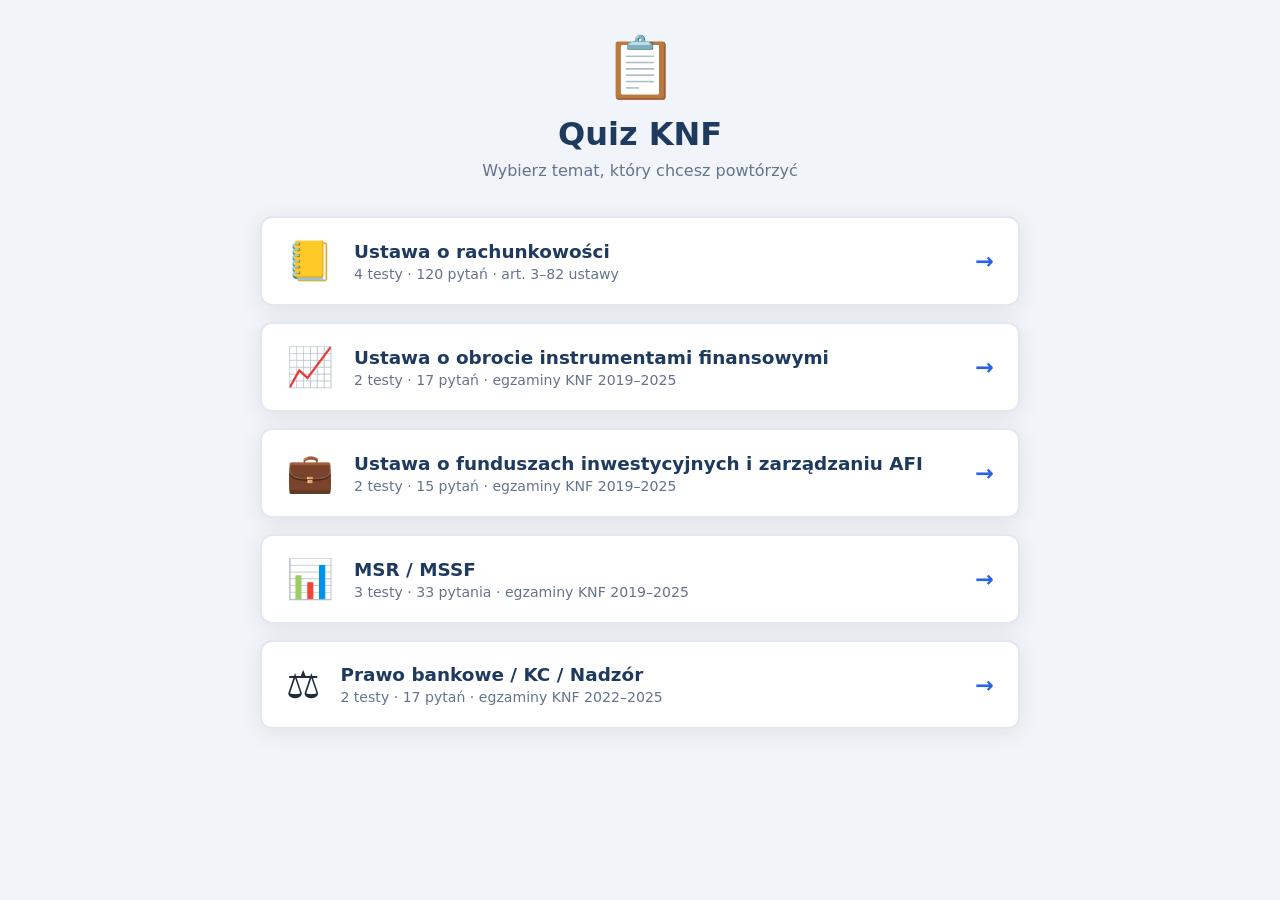
<file: index.html>
<!DOCTYPE html>
<html lang="pl">
<head>
  <meta charset="UTF-8" />
  <meta name="viewport" content="width=device-width, initial-scale=1.0" />
  <title>Quiz KNF – Wybierz kategorię</title>
  <link rel="stylesheet" href="style.css" />
</head>
<body class="page-hub">

  <div class="hub-wrapper">
    <header class="hub-header">
      <div class="hub-logo">📋</div>
      <h1>Quiz KNF</h1>
      <p class="hub-subtitle">Wybierz temat, który chcesz powtórzyć</p>
    </header>

    <div class="categories-grid">

      <!-- KATEGORIA: Ustawa o rachunkowości -->
      <a href="rachunkowosc.html" class="category-card">
        <div class="category-icon">📒</div>
        <div class="category-body">
          <h2 class="category-title">Ustawa o rachunkowości</h2>
          <p class="category-desc">4 testy · 120 pytań · art. 3–82 ustawy</p>
        </div>
        <div class="category-arrow">→</div>
      </a>

      <!-- KATEGORIA: Ustawa o obrocie instrumentami finansowymi -->
      <a href="oif.html" class="category-card">
        <div class="category-icon">📈</div>
        <div class="category-body">
          <h2 class="category-title">Ustawa o obrocie instrumentami finansowymi</h2>
          <p class="category-desc">2 testy · 17 pytań · egzaminy KNF 2019–2025</p>
        </div>
        <div class="category-arrow">→</div>
      </a>

      <!-- KATEGORIA: Ustawa o funduszach inwestycyjnych -->
      <a href="fi.html" class="category-card">
        <div class="category-icon">💼</div>
        <div class="category-body">
          <h2 class="category-title">Ustawa o funduszach inwestycyjnych i zarządzaniu AFI</h2>
          <p class="category-desc">2 testy · 15 pytań · egzaminy KNF 2019–2025</p>
        </div>
        <div class="category-arrow">→</div>
      </a>

      <!-- KATEGORIA: MSR / MSSF -->
      <a href="msr.html" class="category-card">
        <div class="category-icon">📊</div>
        <div class="category-body">
          <h2 class="category-title">MSR / MSSF</h2>
          <p class="category-desc">3 testy · 33 pytania · egzaminy KNF 2019–2025</p>
        </div>
        <div class="category-arrow">→</div>
      </a>

      <!-- KATEGORIA: Prawo bankowe / KC / Nadzór -->
      <a href="prawo.html" class="category-card">
        <div class="category-icon">⚖️</div>
        <div class="category-body">
          <h2 class="category-title">Prawo bankowe / KC / Nadzór</h2>
          <p class="category-desc">2 testy · 17 pytań · egzaminy KNF 2022–2025</p>
        </div>
        <div class="category-arrow">→</div>
      </a>

      <!-- Tu będą kolejne kategorie -->

    </div>
  </div>

</body>
</html>
</file>
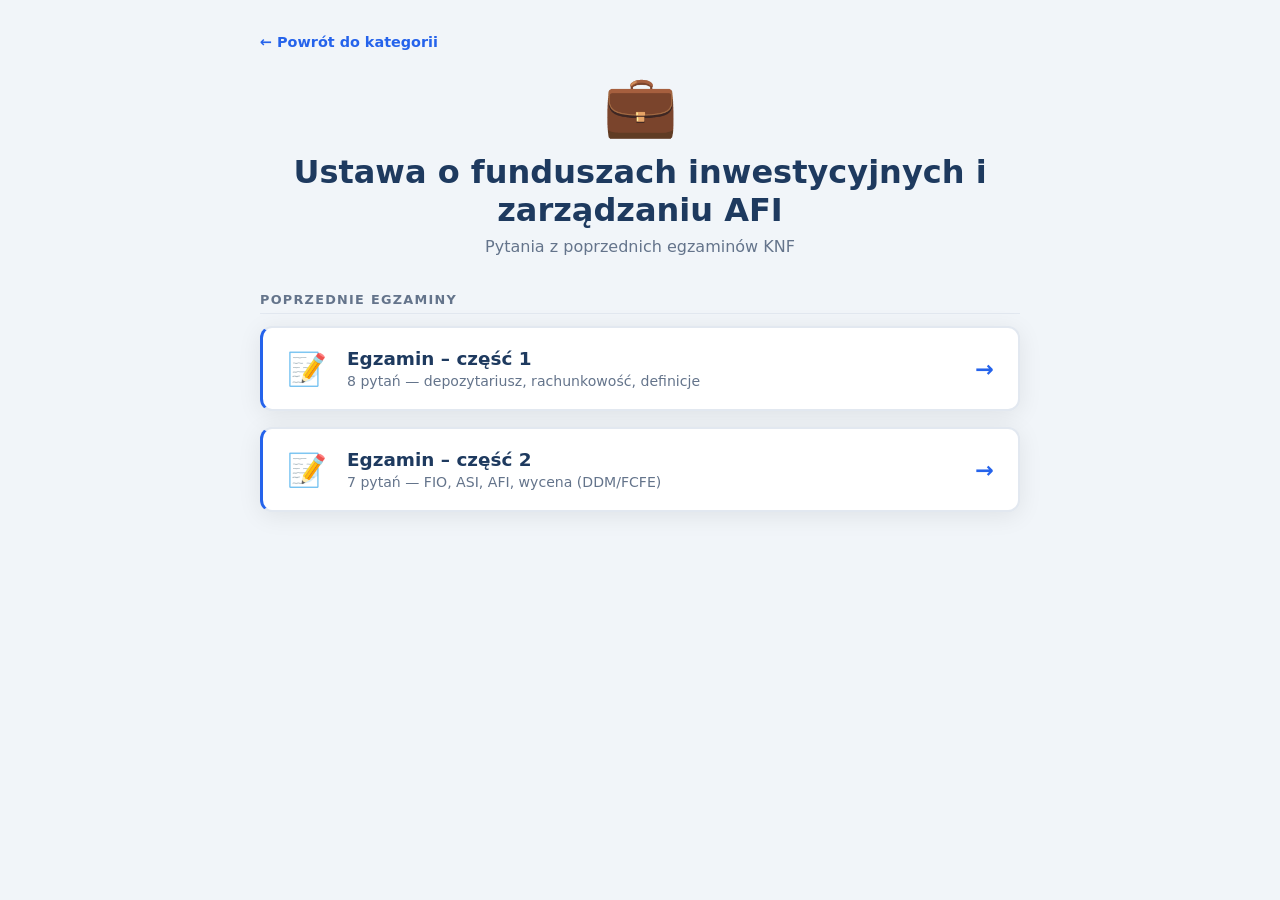
<file: fi.html>
<!DOCTYPE html>
<html lang="pl">
<head>
  <meta charset="UTF-8" />
  <meta name="viewport" content="width=device-width, initial-scale=1.0" />
  <title>Ustawa o funduszach inwestycyjnych – Wybierz test</title>
  <link rel="stylesheet" href="style.css" />
</head>
<body class="page-hub">

  <div class="hub-wrapper">
    <a href="index.html" class="back-link">← Powrót do kategorii</a>

    <header class="hub-header">
      <div class="hub-logo">💼</div>
      <h1>Ustawa o funduszach inwestycyjnych i zarządzaniu AFI</h1>
      <p class="hub-subtitle">Pytania z poprzednich egzaminów KNF</p>
    </header>

    <div class="hub-section-label">Poprzednie egzaminy</div>

    <div class="categories-grid">

      <a href="quiz.html?src=doc/fi/fi1.json&title=Fundusze+inwestycyjne+%E2%80%93+Egzamin+cz.+1" class="category-card test-card test-card--exam">
        <div class="category-icon">📝</div>
        <div class="category-body">
          <h2 class="category-title">Egzamin – część 1</h2>
          <p class="category-desc">8 pytań — depozytariusz, rachunkowość, definicje</p>
        </div>
        <div class="category-arrow">→</div>
      </a>

      <a href="quiz.html?src=doc/fi/fi2.json&title=Fundusze+inwestycyjne+%E2%80%93+Egzamin+cz.+2" class="category-card test-card test-card--exam">
        <div class="category-icon">📝</div>
        <div class="category-body">
          <h2 class="category-title">Egzamin – część 2</h2>
          <p class="category-desc">7 pytań — FIO, ASI, AFI, wycena (DDM/FCFE)</p>
        </div>
        <div class="category-arrow">→</div>
      </a>

    </div>
  </div>

</body>
</html>
</file>
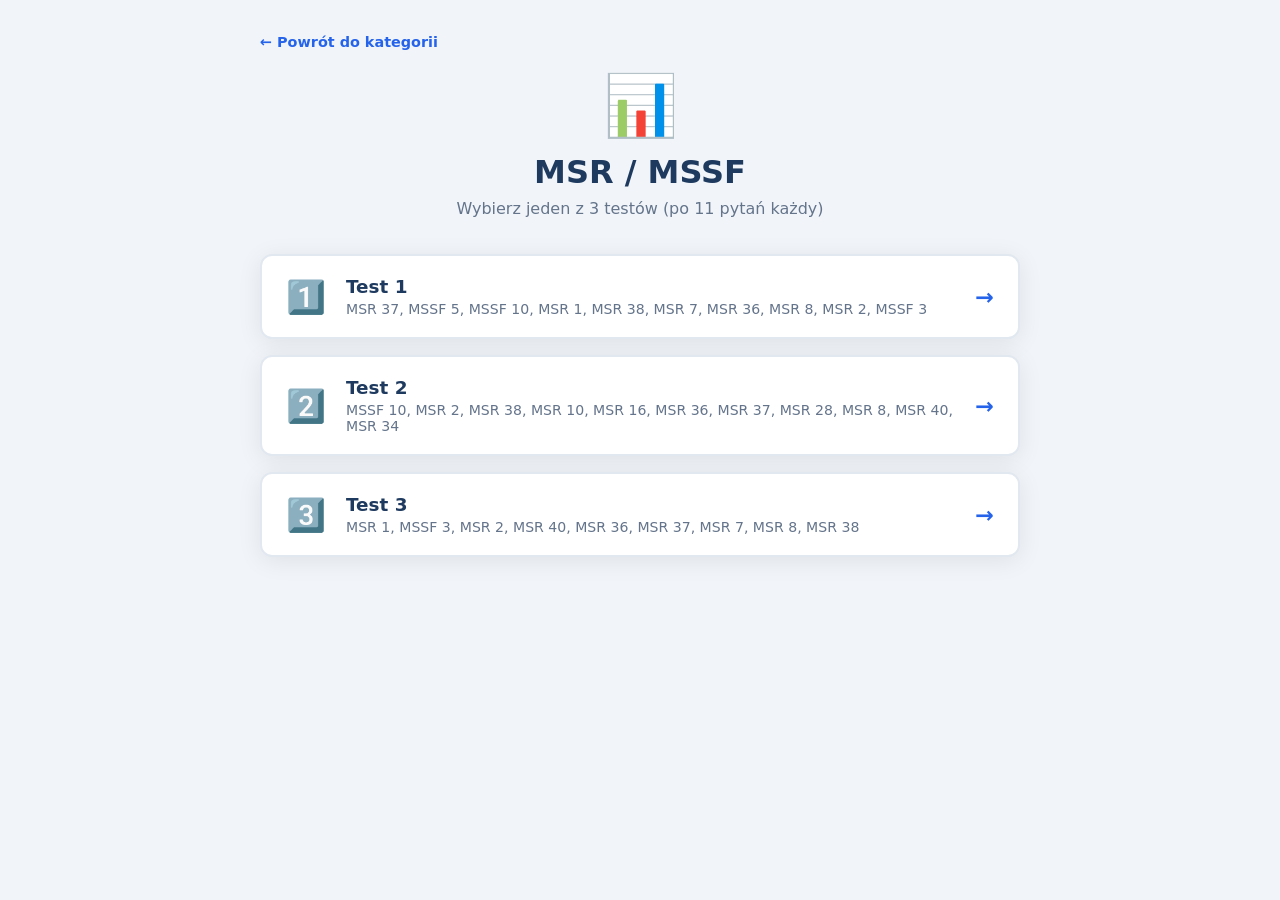
<file: msr.html>
<!DOCTYPE html>
<html lang="pl">
<head>
  <meta charset="UTF-8" />
  <meta name="viewport" content="width=device-width, initial-scale=1.0" />
  <title>MSR / MSSF – Wybierz test</title>
  <link rel="stylesheet" href="style.css" />
</head>
<body class="page-hub">

  <div class="hub-wrapper">
    <a href="index.html" class="back-link">← Powrót do kategorii</a>

    <header class="hub-header">
      <div class="hub-logo">📊</div>
      <h1>MSR / MSSF</h1>
      <p class="hub-subtitle">Wybierz jeden z 3 testów (po 11 pytań każdy)</p>
    </header>

    <div class="categories-grid">

      <a href="quiz.html?src=doc/msr/msr1.json&title=MSR+%2F+MSSF+%E2%80%93+Test+1" class="category-card test-card">
        <div class="category-icon">1️⃣</div>
        <div class="category-body">
          <h2 class="category-title">Test 1</h2>
          <p class="category-desc">MSR 37, MSSF 5, MSSF 10, MSR 1, MSR 38, MSR 7, MSR 36, MSR 8, MSR 2, MSSF 3</p>
        </div>
        <div class="category-arrow">→</div>
      </a>

      <a href="quiz.html?src=doc/msr/msr2.json&title=MSR+%2F+MSSF+%E2%80%93+Test+2" class="category-card test-card">
        <div class="category-icon">2️⃣</div>
        <div class="category-body">
          <h2 class="category-title">Test 2</h2>
          <p class="category-desc">MSSF 10, MSR 2, MSR 38, MSR 10, MSR 16, MSR 36, MSR 37, MSR 28, MSR 8, MSR 40, MSR 34</p>
        </div>
        <div class="category-arrow">→</div>
      </a>

      <a href="quiz.html?src=doc/msr/msr3.json&title=MSR+%2F+MSSF+%E2%80%93+Test+3" class="category-card test-card">
        <div class="category-icon">3️⃣</div>
        <div class="category-body">
          <h2 class="category-title">Test 3</h2>
          <p class="category-desc">MSR 1, MSSF 3, MSR 2, MSR 40, MSR 36, MSR 37, MSR 7, MSR 8, MSR 38</p>
        </div>
        <div class="category-arrow">→</div>
      </a>

    </div>
  </div>

</body>
</html>
</file>
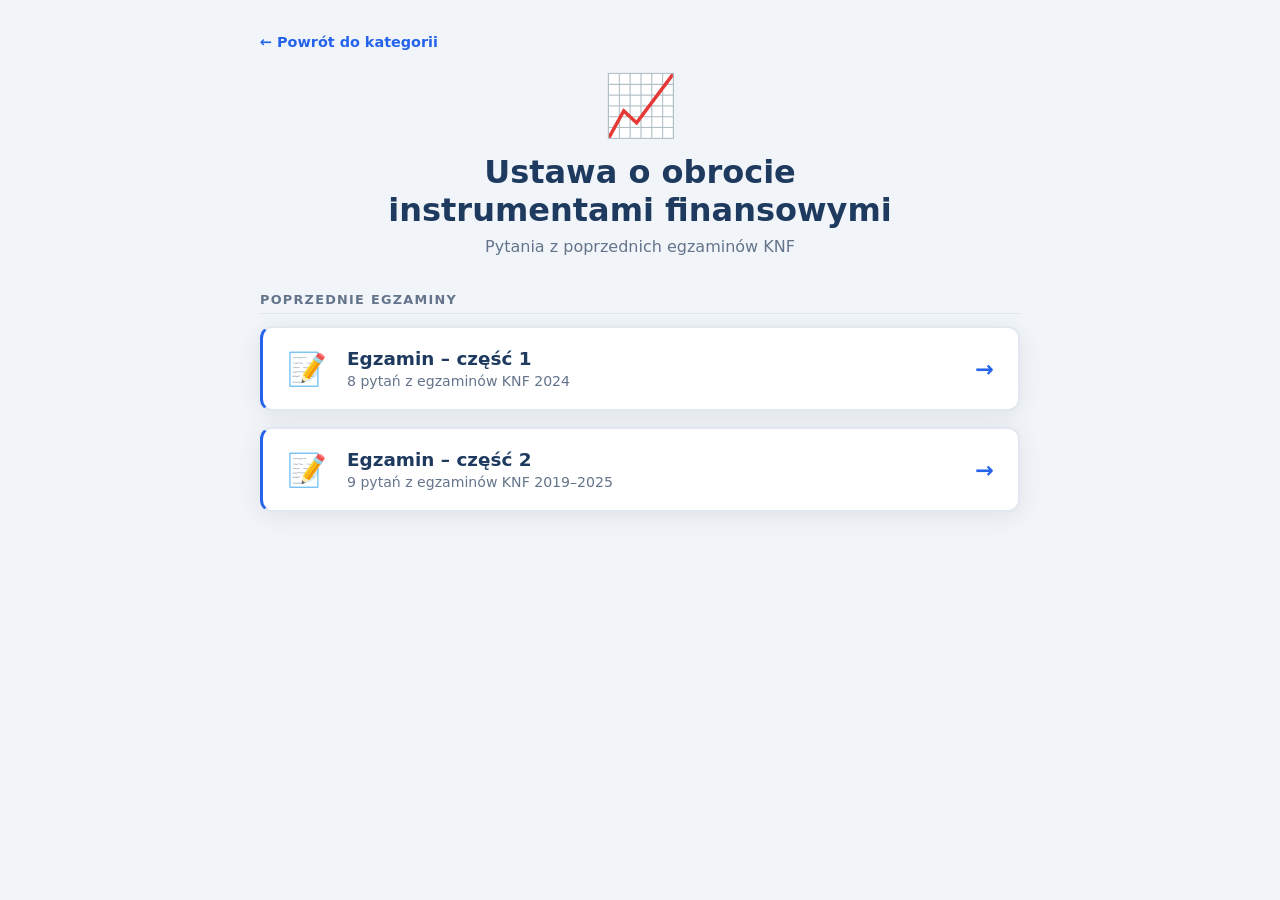
<file: oif.html>
<!DOCTYPE html>
<html lang="pl">
<head>
  <meta charset="UTF-8" />
  <meta name="viewport" content="width=device-width, initial-scale=1.0" />
  <title>Ustawa o obrocie instrumentami finansowymi – Wybierz test</title>
  <link rel="stylesheet" href="style.css" />
</head>
<body class="page-hub">

  <div class="hub-wrapper">
    <a href="index.html" class="back-link">← Powrót do kategorii</a>

    <header class="hub-header">
      <div class="hub-logo">📈</div>
      <h1>Ustawa o obrocie<br>instrumentami finansowymi</h1>
      <p class="hub-subtitle">Pytania z poprzednich egzaminów KNF</p>
    </header>

    <div class="hub-section-label">Poprzednie egzaminy</div>

    <div class="categories-grid">

      <a href="quiz.html?src=doc/oif/oif1.json&title=Obrót+IF+%E2%80%93+Egzamin+cz.+1" class="category-card test-card test-card--exam">
        <div class="category-icon">📝</div>
        <div class="category-body">
          <h2 class="category-title">Egzamin – część 1</h2>
          <p class="category-desc">8 pytań z egzaminów KNF 2024</p>
        </div>
        <div class="category-arrow">→</div>
      </a>

      <a href="quiz.html?src=doc/oif/oif2.json&title=Obrót+IF+%E2%80%93+Egzamin+cz.+2" class="category-card test-card test-card--exam">
        <div class="category-icon">📝</div>
        <div class="category-body">
          <h2 class="category-title">Egzamin – część 2</h2>
          <p class="category-desc">9 pytań z egzaminów KNF 2019–2025</p>
        </div>
        <div class="category-arrow">→</div>
      </a>

    </div>
  </div>

</body>
</html>
</file>
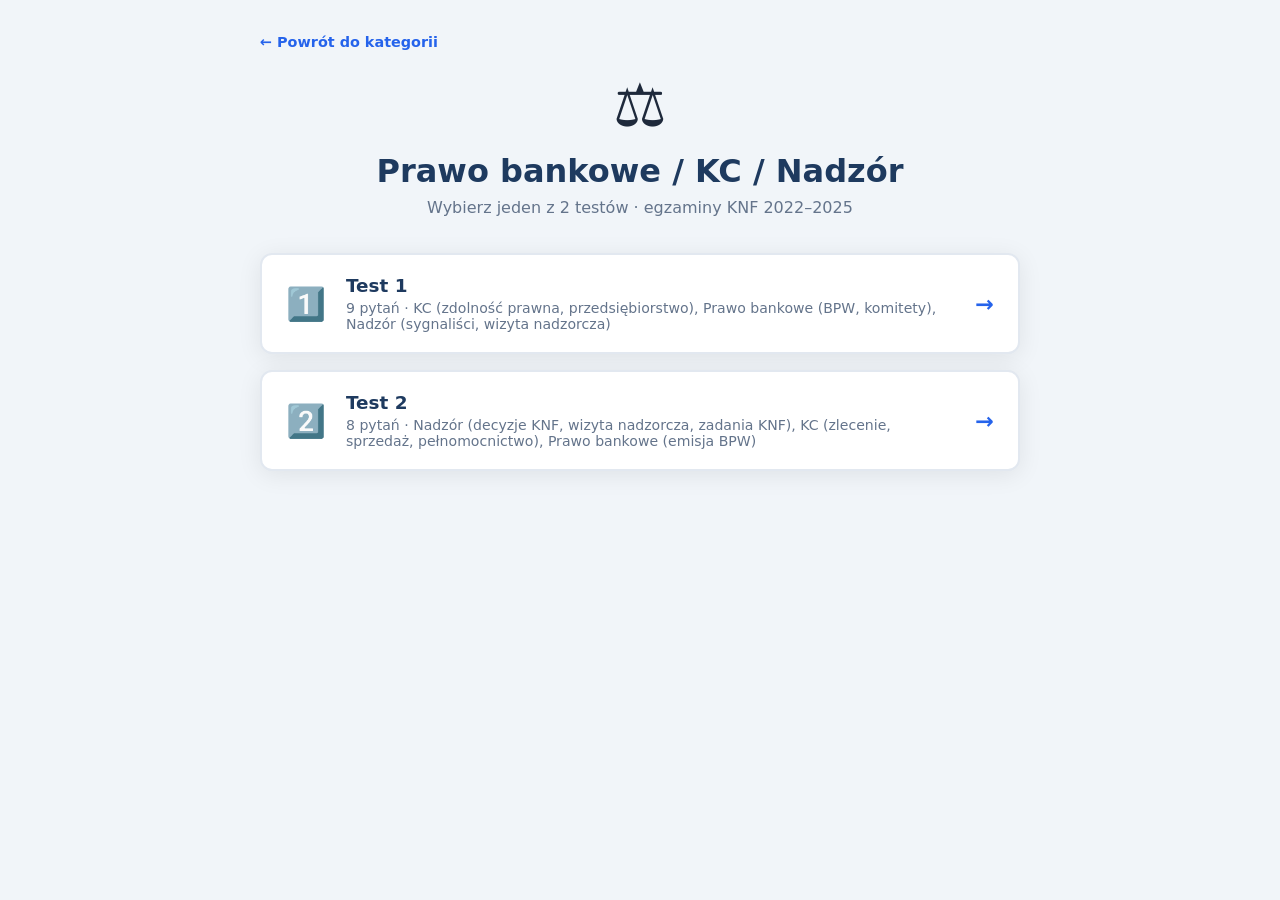
<file: prawo.html>
<!DOCTYPE html>
<html lang="pl">
<head>
  <meta charset="UTF-8" />
  <meta name="viewport" content="width=device-width, initial-scale=1.0" />
  <title>Prawo bankowe / KC / Nadzór – Wybierz test</title>
  <link rel="stylesheet" href="style.css" />
</head>
<body class="page-hub">

  <div class="hub-wrapper">
    <a href="index.html" class="back-link">← Powrót do kategorii</a>

    <header class="hub-header">
      <div class="hub-logo">⚖️</div>
      <h1>Prawo bankowe / KC / Nadzór</h1>
      <p class="hub-subtitle">Wybierz jeden z 2 testów · egzaminy KNF 2022–2025</p>
    </header>

    <div class="categories-grid">

      <a href="quiz.html?src=doc/prawo/test1.json&title=Prawo+bankowe+%2F+KC+%2F+Nadz%C3%B3r+%E2%80%93+Test+1" class="category-card test-card">
        <div class="category-icon">1️⃣</div>
        <div class="category-body">
          <h2 class="category-title">Test 1</h2>
          <p class="category-desc">9 pytań · KC (zdolność prawna, przedsiębiorstwo), Prawo bankowe (BPW, komitety), Nadzór (sygnaliści, wizyta nadzorcza)</p>
        </div>
        <div class="category-arrow">→</div>
      </a>

      <a href="quiz.html?src=doc/prawo/test2.json&title=Prawo+bankowe+%2F+KC+%2F+Nadz%C3%B3r+%E2%80%93+Test+2" class="category-card test-card">
        <div class="category-icon">2️⃣</div>
        <div class="category-body">
          <h2 class="category-title">Test 2</h2>
          <p class="category-desc">8 pytań · Nadzór (decyzje KNF, wizyta nadzorcza, zadania KNF), KC (zlecenie, sprzedaż, pełnomocnictwo), Prawo bankowe (emisja BPW)</p>
        </div>
        <div class="category-arrow">→</div>
      </a>

    </div>
  </div>

</body>
</html>
</file>
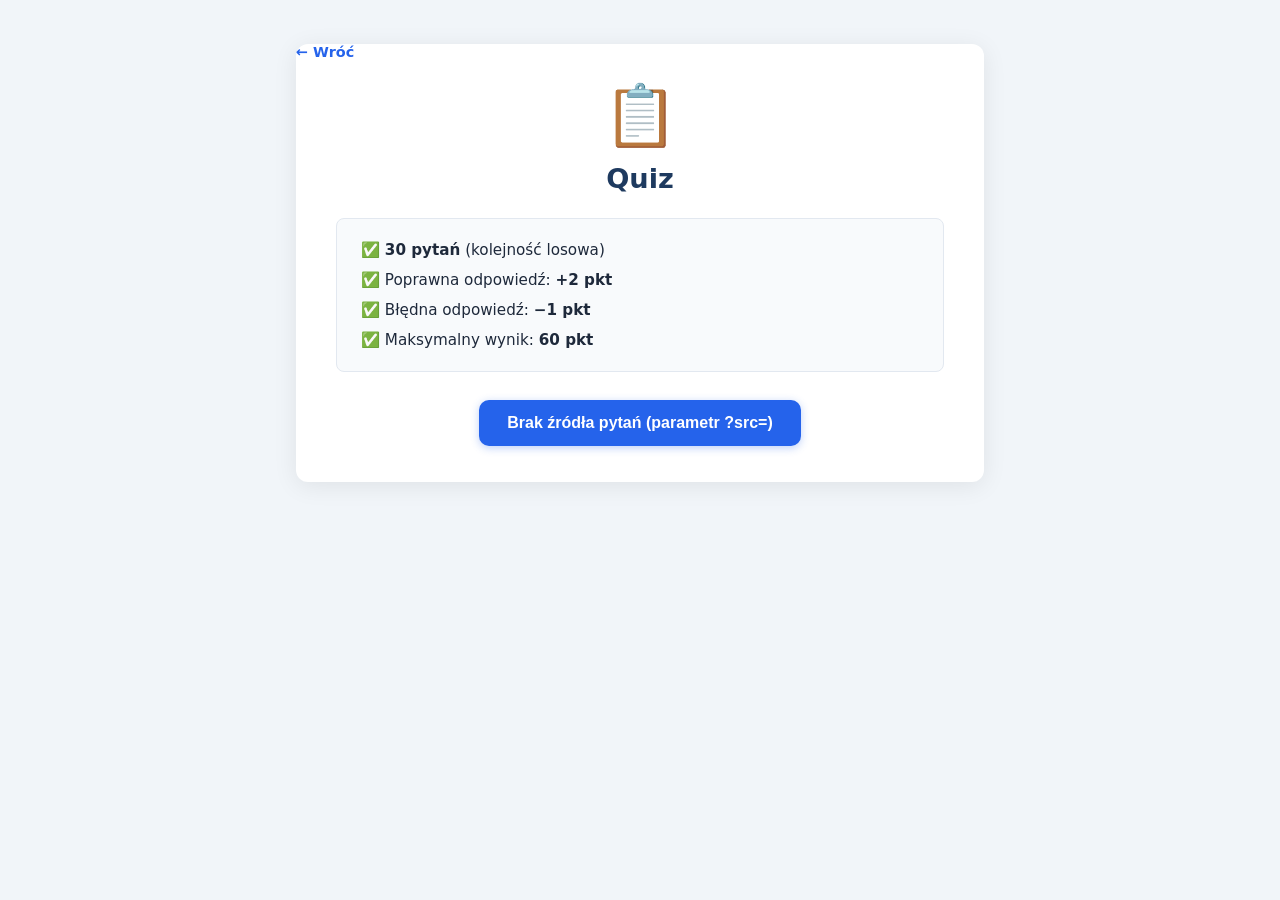
<file: quiz.html>
<!DOCTYPE html>
<html lang="pl">
<head>
  <meta charset="UTF-8" />
  <meta name="viewport" content="width=device-width, initial-scale=1.0" />
  <title>Quiz KNF</title>
  <link rel="stylesheet" href="style.css" />
</head>
<body>

  <!-- ===== START SCREEN ===== -->
  <div id="screen-start" class="screen active">
    <div class="card start-card">
      <a href="javascript:history.back()" class="back-link back-link-start">← Wróć</a>
      <div class="logo">📋</div>
      <h1 id="quiz-title">Quiz</h1>
      <ul class="rules">
        <li>✅ <strong>30 pytań</strong> (kolejność losowa)</li>
        <li>✅ Poprawna odpowiedź: <strong>+2 pkt</strong></li>
        <li>✅ Błędna odpowiedź: <strong>−1 pkt</strong></li>
        <li>✅ Maksymalny wynik: <strong>60 pkt</strong></li>
      </ul>
      <button id="btn-start" class="btn btn-primary" disabled>Ładowanie pytań…</button>
    </div>
  </div>

  <!-- ===== QUIZ SCREEN ===== -->
  <div id="screen-quiz" class="screen">
    <div class="quiz-header">
      <div class="progress-info">
        <span id="question-counter">Pytanie 1 z 30</span>
      </div>
      <div class="score-info">
        Wynik: <span id="current-score">0</span> pkt
      </div>
    </div>

    <div class="progress-bar-wrapper">
      <div id="progress-bar" class="progress-bar"></div>
    </div>

    <div class="card quiz-card">
      <p id="question-text" class="question-text"></p>

      <div id="options-container" class="options-container"></div>

      <div id="explanation-box" class="explanation-box hidden">
        <span class="explanation-icon">💡</span>
        <p id="explanation-text"></p>
      </div>

      <button id="btn-next" class="btn btn-primary btn-next hidden">
        Następne pytanie →
      </button>
    </div>
  </div>

  <!-- ===== RESULTS SCREEN ===== -->
  <div id="screen-results" class="screen">
    <div class="card results-card">
      <div id="result-emoji" class="result-emoji"></div>
      <h2>Wynik końcowy</h2>
      <div class="score-display">
        <span id="final-score">0</span>
        <span class="score-max"> / 60 pkt</span>
      </div>
      <div id="result-verdict" class="result-verdict"></div>
      <div class="stats">
        <div class="stat-item">
          <span class="stat-value" id="stat-correct">0</span>
          <span class="stat-label">Poprawnych</span>
        </div>
        <div class="stat-item">
          <span class="stat-value" id="stat-wrong">0</span>
          <span class="stat-label">Błędnych</span>
        </div>
        <div class="stat-item">
          <span class="stat-value" id="stat-percent">0%</span>
          <span class="stat-label">Skuteczność</span>
        </div>
      </div>
      <div class="results-actions">
        <button id="btn-restart" class="btn btn-primary">Zacznij od nowa</button>
        <a href="javascript:history.back()" class="btn btn-secondary">← Wybór testów</a>
      </div>
    </div>
  </div>

  <script src="app.js"></script>
</body>
</html>
</file>
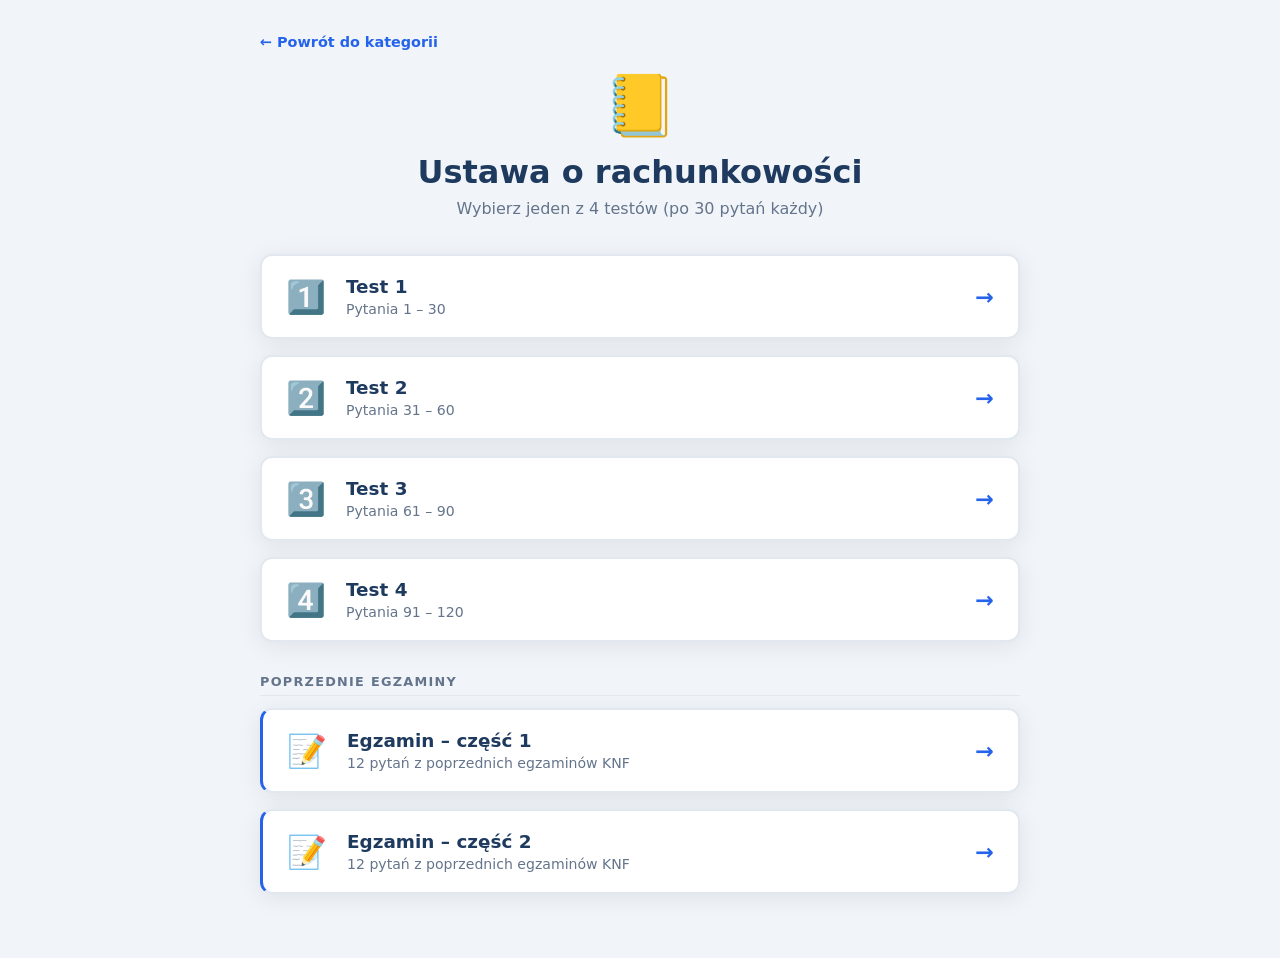
<file: rachunkowosc.html>
<!DOCTYPE html>
<html lang="pl">
<head>
  <meta charset="UTF-8" />
  <meta name="viewport" content="width=device-width, initial-scale=1.0" />
  <title>Ustawa o rachunkowości – Wybierz test</title>
  <link rel="stylesheet" href="style.css" />
</head>
<body class="page-hub">

  <div class="hub-wrapper">
    <a href="index.html" class="back-link">← Powrót do kategorii</a>

    <header class="hub-header">
      <div class="hub-logo">📒</div>
      <h1>Ustawa o rachunkowości</h1>
      <p class="hub-subtitle">Wybierz jeden z 4 testów (po 30 pytań każdy)</p>
    </header>

    <div class="categories-grid">

      <a href="quiz.html?src=doc/rachunkowosc/test1.json&title=Test+1+%E2%80%93+pyt.+1%E2%80%9330" class="category-card test-card">
        <div class="category-icon">1️⃣</div>
        <div class="category-body">
          <h2 class="category-title">Test 1</h2>
          <p class="category-desc">Pytania 1 – 30</p>
        </div>
        <div class="category-arrow">→</div>
      </a>

      <a href="quiz.html?src=doc/rachunkowosc/test2.json&title=Test+2+%E2%80%93+pyt.+31%E2%80%9360" class="category-card test-card">
        <div class="category-icon">2️⃣</div>
        <div class="category-body">
          <h2 class="category-title">Test 2</h2>
          <p class="category-desc">Pytania 31 – 60</p>
        </div>
        <div class="category-arrow">→</div>
      </a>

      <a href="quiz.html?src=doc/rachunkowosc/test3.json&title=Test+3+%E2%80%93+pyt.+61%E2%80%9390" class="category-card test-card">
        <div class="category-icon">3️⃣</div>
        <div class="category-body">
          <h2 class="category-title">Test 3</h2>
          <p class="category-desc">Pytania 61 – 90</p>
        </div>
        <div class="category-arrow">→</div>
      </a>

      <a href="quiz.html?src=doc/rachunkowosc/test4.json&title=Test+4+%E2%80%93+pyt.+91%E2%80%93120" class="category-card test-card">
        <div class="category-icon">4️⃣</div>
        <div class="category-body">
          <h2 class="category-title">Test 4</h2>
          <p class="category-desc">Pytania 91 – 120</p>
        </div>
        <div class="category-arrow">→</div>
      </a>

    </div>

    <div class="hub-section-label">Poprzednie egzaminy</div>

    <div class="categories-grid">

      <a href="quiz.html?src=doc/rachunkowosc/egzamin1.json&title=Poprzednie+egzaminy+%E2%80%93+cz%C4%99%C5%9B%C4%87+1" class="category-card test-card test-card--exam">
        <div class="category-icon">📝</div>
        <div class="category-body">
          <h2 class="category-title">Egzamin – część 1</h2>
          <p class="category-desc">12 pytań z poprzednich egzaminów KNF</p>
        </div>
        <div class="category-arrow">→</div>
      </a>

      <a href="quiz.html?src=doc/rachunkowosc/egzamin2.json&title=Poprzednie+egzaminy+%E2%80%93+cz%C4%99%C5%9B%C4%87+2" class="category-card test-card test-card--exam">
        <div class="category-icon">📝</div>
        <div class="category-body">
          <h2 class="category-title">Egzamin – część 2</h2>
          <p class="category-desc">12 pytań z poprzednich egzaminów KNF</p>
        </div>
        <div class="category-arrow">→</div>
      </a>

    </div>
  </div>

</body>
</html>
</file>
<file: style.css>
/* ===== RESET & BASE ===== */
*, *::before, *::after {
  box-sizing: border-box;
  margin: 0;
  padding: 0;
}

:root {
  --color-primary:          #2563eb;
  --color-primary-hover:    #1d4ed8;
  --color-correct:          #16a34a;
  --color-correct-bg:       #dcfce7;
  --color-correct-border:   #86efac;
  --color-wrong:            #dc2626;
  --color-wrong-bg:         #fee2e2;
  --color-wrong-border:     #fca5a5;
  --color-explanation-bg:   #fefce8;
  --color-explanation-border:#fde047;
  --color-explanation-text: #713f12;
  --color-bg:               #f1f5f9;
  --color-card:             #ffffff;
  --color-text:             #1e293b;
  --color-text-muted:       #64748b;
  --color-option-hover:     #eff6ff;
  --color-option-border:    #e2e8f0;
  --color-header-bg:        #1e3a5f;
  --radius:                 12px;
  --shadow:                 0 4px 24px rgba(0,0,0,0.08);
}

body {
  font-family: 'Segoe UI', system-ui, -apple-system, sans-serif;
  background: var(--color-bg);
  color: var(--color-text);
  min-height: 100vh;
}

/* ===== HUB PAGES (index, category) ===== */
body.page-hub {
  display: flex;
  align-items: flex-start;
  justify-content: center;
  padding: 32px 16px 64px;
}

.hub-wrapper {
  width: 100%;
  max-width: 760px;
}

.back-link {
  display: inline-block;
  color: var(--color-primary);
  text-decoration: none;
  font-size: 0.9rem;
  font-weight: 600;
  margin-bottom: 20px;
  transition: opacity 0.15s;
}
.back-link:hover { opacity: 0.75; }

.hub-header {
  text-align: center;
  margin-bottom: 36px;
}

.hub-logo {
  font-size: 60px;
  margin-bottom: 12px;
}

.hub-header h1 {
  font-size: 2rem;
  color: var(--color-header-bg);
  margin-bottom: 8px;
}

.hub-subtitle {
  color: var(--color-text-muted);
  font-size: 1rem;
}

/* ===== CATEGORY GRID ===== */
.categories-grid {
  display: flex;
  flex-direction: column;
  gap: 16px;
}

.category-card {
  display: flex;
  align-items: center;
  gap: 20px;
  background: var(--color-card);
  border: 2px solid var(--color-option-border);
  border-radius: var(--radius);
  padding: 20px 24px;
  text-decoration: none;
  color: var(--color-text);
  box-shadow: var(--shadow);
  transition: border-color 0.15s, transform 0.15s, box-shadow 0.15s;
}

.category-card:hover {
  border-color: var(--color-primary);
  transform: translateY(-2px);
  box-shadow: 0 8px 28px rgba(37,99,235,0.15);
}

.category-icon {
  font-size: 2.4rem;
  flex-shrink: 0;
}

.category-body {
  flex: 1;
}

.category-title {
  font-size: 1.15rem;
  font-weight: 700;
  color: var(--color-header-bg);
  margin-bottom: 4px;
}

.category-desc {
  font-size: 0.88rem;
  color: var(--color-text-muted);
}

.category-arrow {
  font-size: 1.4rem;
  color: var(--color-primary);
  font-weight: 700;
  flex-shrink: 0;
}

.test-card .category-icon {
  font-size: 2rem;
}

/* ===== EXAM SECTION LABEL ===== */
.hub-section-label {
  margin: 2rem 0 0.75rem;
  font-size: 0.8rem;
  font-weight: 700;
  letter-spacing: 0.1em;
  text-transform: uppercase;
  color: var(--color-text-muted);
  border-bottom: 1px solid #e2e8f0;
  padding-bottom: 0.4rem;
}

.test-card--exam {
  border-left: 3px solid var(--color-primary);
}

/* ===== QUIZ SCREENS ===== */
.screen {
  display: none;
  width: 100%;
  max-width: 720px;
  margin: 0 auto;
  padding: 24px 16px 48px;
  animation: fadeIn 0.3s ease;
}

.screen.active { display: block; }

@keyframes fadeIn {
  from { opacity: 0; transform: translateY(10px); }
  to   { opacity: 1; transform: translateY(0); }
}

/* ===== CARD ===== */
.card {
  background: var(--color-card);
  border-radius: var(--radius);
  box-shadow: var(--shadow);
  padding: 36px 40px;
}

/* ===== START CARD ===== */
.start-card {
  text-align: center;
  margin-top: 20px;
  position: relative;
}

.back-link-start {
  position: absolute;
  top: 0;
  left: 0;
  margin: 0;
}

.logo {
  font-size: 60px;
  margin-bottom: 12px;
}

.start-card h1 {
  font-size: 1.7rem;
  color: var(--color-header-bg);
  margin-bottom: 24px;
}

.rules {
  list-style: none;
  text-align: left;
  background: #f8fafc;
  border: 1px solid var(--color-option-border);
  border-radius: 8px;
  padding: 16px 24px;
  margin-bottom: 28px;
}

.rules li {
  padding: 6px 0;
  font-size: 0.95rem;
}

/* ===== QUIZ HEADER ===== */
.quiz-header {
  display: flex;
  justify-content: space-between;
  align-items: center;
  padding: 14px 20px;
  background: var(--color-header-bg);
  color: #fff;
  border-radius: var(--radius) var(--radius) 0 0;
  font-size: 0.9rem;
}

#question-counter { font-weight: 600; }

.score-info { font-weight: 600; }

#current-score { color: #facc15; }

/* ===== PROGRESS BAR ===== */
.progress-bar-wrapper {
  height: 6px;
  background: #cbd5e1;
}

.progress-bar {
  height: 100%;
  background: linear-gradient(90deg, #2563eb, #3b82f6);
  width: 0%;
  transition: width 0.4s ease;
}

/* ===== QUIZ CARD ===== */
.quiz-card {
  border-radius: 0 0 var(--radius) var(--radius);
}

.question-text {
  font-size: 1.05rem;
  font-weight: 600;
  line-height: 1.6;
  margin-bottom: 24px;
}

/* ===== OPTIONS ===== */
.options-container {
  display: flex;
  flex-direction: column;
  gap: 12px;
  margin-bottom: 20px;
}

.option-btn {
  display: flex;
  align-items: center;
  gap: 14px;
  width: 100%;
  padding: 14px 18px;
  background: #f8fafc;
  border: 2px solid var(--color-option-border);
  border-radius: 10px;
  font-size: 0.93rem;
  color: var(--color-text);
  cursor: pointer;
  text-align: left;
  transition: background 0.15s, border-color 0.15s, transform 0.1s;
}

.option-btn:hover:not(:disabled) {
  background: var(--color-option-hover);
  border-color: var(--color-primary);
  transform: translateX(3px);
}

.option-btn:disabled { cursor: default; }

.option-letter {
  display: inline-flex;
  align-items: center;
  justify-content: center;
  width: 30px;
  height: 30px;
  min-width: 30px;
  border-radius: 50%;
  background: var(--color-option-border);
  font-weight: 700;
  font-size: 0.85rem;
  color: var(--color-text-muted);
  transition: background 0.15s, color 0.15s;
}

/* ===== FEEDBACK STATES ===== */
.option-btn.correct {
  background: var(--color-correct-bg);
  border-color: var(--color-correct-border);
  color: var(--color-correct);
  font-weight: 600;
}
.option-btn.correct .option-letter {
  background: var(--color-correct);
  color: #fff;
}

.option-btn.wrong {
  background: var(--color-wrong-bg);
  border-color: var(--color-wrong-border);
  color: var(--color-wrong);
  font-weight: 600;
}
.option-btn.wrong .option-letter {
  background: var(--color-wrong);
  color: #fff;
}

/* ===== EXPLANATION BOX ===== */
.explanation-box {
  display: flex;
  gap: 12px;
  align-items: flex-start;
  background: var(--color-explanation-bg);
  border: 2px solid var(--color-explanation-border);
  border-radius: 10px;
  padding: 16px 18px;
  margin-bottom: 20px;
  animation: slideDown 0.3s ease;
}

.explanation-box.hidden { display: none; }

@keyframes slideDown {
  from { opacity: 0; transform: translateY(-8px); }
  to   { opacity: 1; transform: translateY(0); }
}

.explanation-icon {
  font-size: 1.3rem;
  flex-shrink: 0;
  margin-top: 2px;
}

#explanation-text {
  font-size: 0.88rem;
  line-height: 1.6;
  color: var(--color-explanation-text);
}

/* ===== BUTTONS ===== */
.btn {
  display: inline-block;
  padding: 14px 28px;
  border: none;
  border-radius: 10px;
  font-size: 1rem;
  font-weight: 600;
  cursor: pointer;
  text-align: center;
  text-decoration: none;
  transition: background 0.15s, transform 0.1s, box-shadow 0.15s;
}

.btn-primary {
  background: var(--color-primary);
  color: #fff;
  box-shadow: 0 2px 8px rgba(37,99,235,0.3);
}
.btn-primary:hover {
  background: var(--color-primary-hover);
  transform: translateY(-1px);
  box-shadow: 0 4px 12px rgba(37,99,235,0.4);
}

.btn-secondary {
  background: #f1f5f9;
  color: var(--color-text);
  border: 2px solid var(--color-option-border);
}
.btn-secondary:hover {
  background: var(--color-option-hover);
  border-color: var(--color-primary);
}

.btn-next { width: 100%; }

/* ===== RESULTS ===== */
.results-card {
  text-align: center;
  margin-top: 20px;
}

.result-emoji {
  font-size: 72px;
  margin-bottom: 16px;
}

.results-card h2 {
  font-size: 1.5rem;
  color: var(--color-header-bg);
  margin-bottom: 20px;
}

.score-display {
  font-size: 3rem;
  font-weight: 700;
  color: var(--color-primary);
  margin-bottom: 12px;
  line-height: 1;
}

.score-max {
  font-size: 1.5rem;
  color: var(--color-text-muted);
}

.result-verdict {
  font-size: 1.05rem;
  font-weight: 600;
  margin-bottom: 28px;
  padding: 10px 20px;
  border-radius: 8px;
  display: inline-block;
}

.verdict-pass {
  background: var(--color-correct-bg);
  color: var(--color-correct);
}
.verdict-fail {
  background: var(--color-wrong-bg);
  color: var(--color-wrong);
}

.stats {
  display: flex;
  justify-content: center;
  gap: 32px;
  margin-bottom: 28px;
  padding: 20px;
  background: #f8fafc;
  border-radius: 10px;
  border: 1px solid var(--color-option-border);
}

.stat-item {
  display: flex;
  flex-direction: column;
  align-items: center;
  gap: 4px;
}

.stat-value {
  font-size: 1.8rem;
  font-weight: 700;
}

.stat-label {
  font-size: 0.78rem;
  color: var(--color-text-muted);
  text-transform: uppercase;
  letter-spacing: 0.05em;
}

.results-actions {
  display: flex;
  gap: 12px;
  justify-content: center;
  flex-wrap: wrap;
}

/* ===== RESPONSIVE ===== */
@media (max-width: 480px) {
  .card { padding: 24px 18px; }
  .hub-header h1 { font-size: 1.6rem; }
  .category-card { padding: 16px 18px; }
  .category-title { font-size: 1rem; }
  .quiz-header { font-size: 0.8rem; padding: 12px 14px; }
  .question-text { font-size: 0.95rem; }
  .option-btn { font-size: 0.86rem; padding: 12px 12px; }
  .stats { gap: 16px; }
  .score-display { font-size: 2.2rem; }
}
</file>
